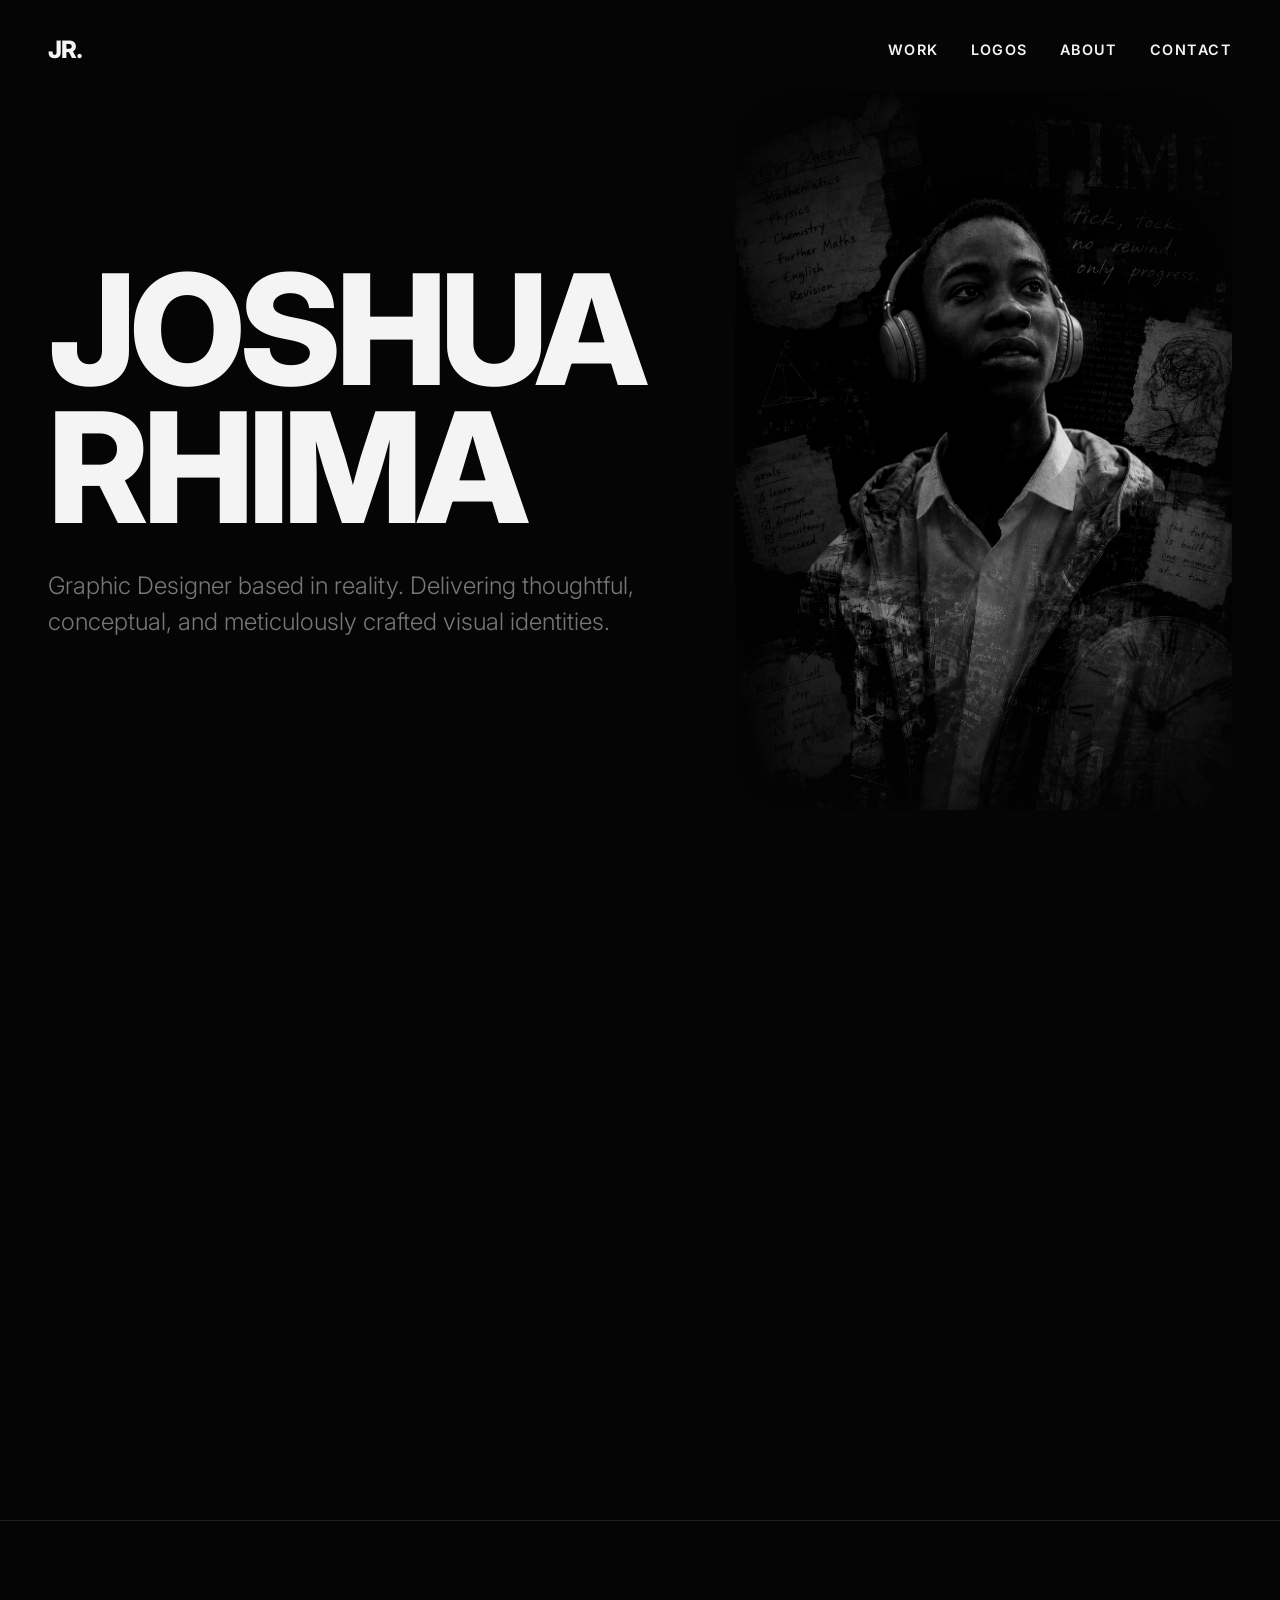
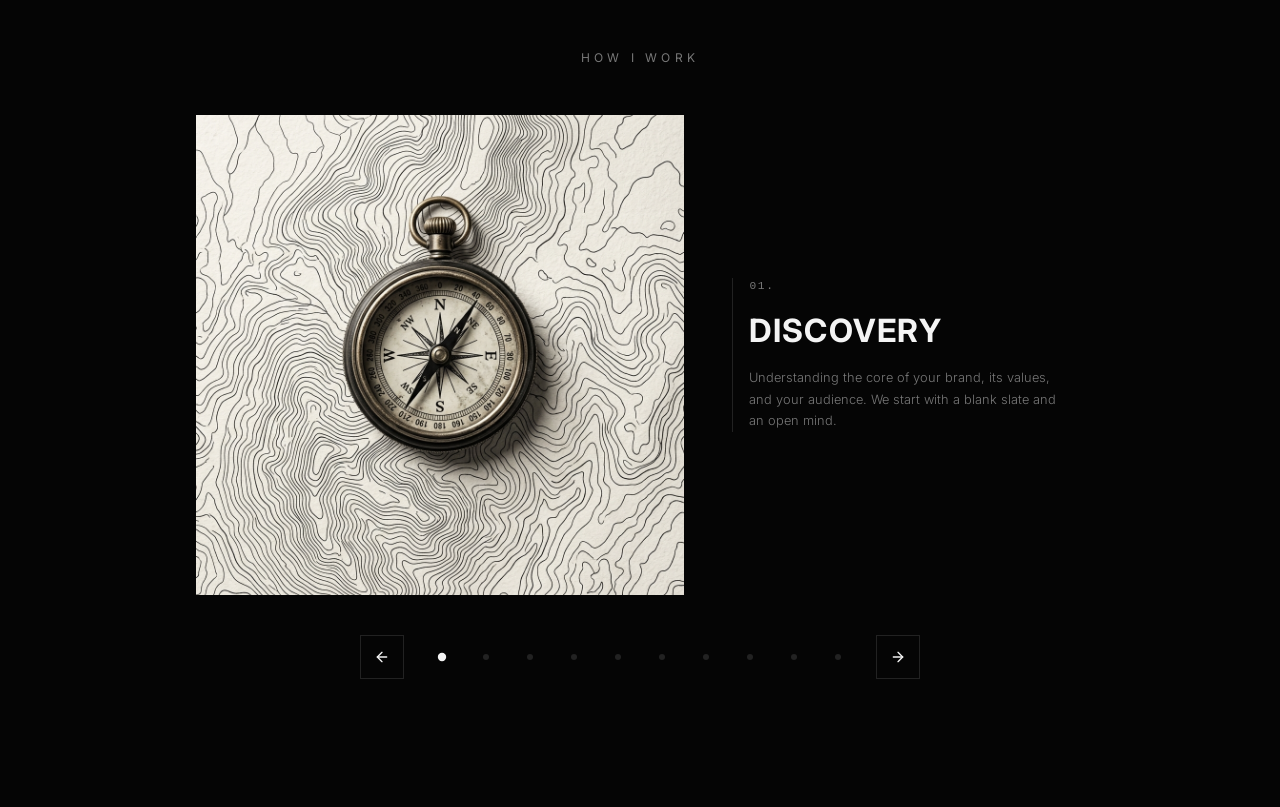
<file: index.html>
<!DOCTYPE html>
<html lang="en">
<head>
    <meta charset="UTF-8">
    <meta name="viewport" content="width=device-width, initial-scale=1.0">
    <title>Joshua Rhima | Graphic Designer</title>
    <meta name="description" content="Portfolio of Joshua Rhima, Graphic Designer. Thoughtful identities and monochromatic design.">
    <meta name="keywords" content="Joshua Rhima, Graphic Designer, Portfolio, Branding, Monochromatic, Typography">
    <meta name="author" content="Joshua Rhima">
    <meta property="og:title" content="Joshua Rhima | Graphic Designer">
    <meta property="og:description" content="Portfolio of Joshua Rhima, Graphic Designer. Thoughtful identities and monochromatic design.">
    <meta property="og:type" content="website">
    <meta property="og:url" content="https://salem14-pro.github.io/JoshuaRhima/">
    <meta property="og:image" content="https://salem14-pro.github.io/JoshuaRhima/assets/Salem.png">
    <meta property="og:image:width" content="893">
    <meta property="og:image:height" content="1339">
    <meta property="og:image:alt" content="Joshua Rhima — Graphic Designer portrait">
    <meta name="twitter:card" content="summary_large_image">
    <meta name="twitter:title" content="Joshua Rhima | Graphic Designer">
    <meta name="twitter:description" content="Portfolio of Joshua Rhima, Graphic Designer. Thoughtful identities and monochromatic design.">
    <meta name="twitter:image" content="https://salem14-pro.github.io/JoshuaRhima/assets/Salem.png">
    <meta name="twitter:image:alt" content="Joshua Rhima — Graphic Designer portrait">
    <link rel="icon" href="data:image/svg+xml,<svg xmlns='http://www.w3.org/2000/svg' viewBox='0 0 100 100'><rect width='100' height='100' fill='%23000'/><text y='70' x='15' font-size='60' font-family='sans-serif' font-weight='bold' fill='%23fff'>JR</text></svg>">
    
    <!-- Google Fonts: Inter for crisp, modern typography -->
    <link rel="preconnect" href="https://fonts.googleapis.com">
    <link rel="preconnect" href="https://fonts.gstatic.com" crossorigin>
    <link href="https://fonts.googleapis.com/css2?family=Inter:wght@300;400;600;800&display=swap" rel="stylesheet">
    
    <link rel="stylesheet" href="style.css">
</head>
<body>
    <!-- Custom Cursor -->
    <div class="cursor"></div>

    <header class="header slide-in-top">
        <div class="logo"><a href="index.html">JR.</a></div>
        <button class="menu-toggle" aria-label="Toggle Menu">
            <span></span>
            <span></span>
            <span></span>
        </button>
        <nav class="nav-menu">
            <a href="work.html">Work</a>
            <a href="logos.html">Logos</a>
            <a href="about.html">About</a>
            <a href="contact.html">Contact</a>
        </nav>
    </header>

    <main>
        <section class="hero fade-in">
            <div class="hero-content">
                <h1>Joshua<br>Rhima</h1>
                <p class="subtitle">Graphic Designer based in reality. Delivering thoughtful, conceptual, and meticulously crafted visual identities.</p>
            </div>
            <div class="hero-image-wrapper">
                <div class="hero-image-inner">
                    <img src="assets/Salem.png" alt="Joshua Rhima — Creative Portrait" class="hero-portrait" loading="eager">
                    <div class="hero-image-grain"></div>
                </div>
            </div>
        </section>

        <section class="flicker-section">
            <div class="flicker-wrapper">
                <img src="assets/project1.jpg" class="flicker-item" alt="Brand 1">
                <img src="assets/project2.jpg" class="flicker-item" alt="Brand 2">
                <img src="assets/project3.jpg" class="flicker-item" alt="Brand 3">
                <img src="assets/project4.jpg" class="flicker-item" alt="Brand 4">
                <div class="flicker-item typography-brand" style="font-family: Helvetica, sans-serif; font-weight: 900; letter-spacing: -2px; font-size: clamp(3rem, 8vw, 8rem);">MONOLITH</div>
                <div class="flicker-item typography-brand" style="font-family: 'Times New Roman', serif; font-style: italic; font-size: clamp(3rem, 8vw, 8rem);">Void.</div>
                <div class="flicker-item typography-brand" style="font-family: monospace; letter-spacing: 10px; font-size: clamp(2rem, 6vw, 6rem);">S H I F T</div>
                <div class="flicker-item typography-brand" style="font-family: var(--font-primary); font-weight: 300; font-size: clamp(4rem, 9vw, 9rem);">Aura</div>
                <div class="flicker-item typography-brand" style="font-family: 'Courier New', Courier, monospace; font-weight: bold; font-size: clamp(5rem, 10vw, 10rem); transform: scaleY(1.5);">NOVA</div>
                <div class="flicker-item typography-brand" style="font-family: Arial, sans-serif; font-weight: 100; letter-spacing: 20px; font-size: clamp(2rem, 5vw, 5rem);">LUMEN</div>
                <div class="flicker-item typography-brand" style="font-family: 'Georgia', serif; font-weight: bold; font-size: clamp(3rem, 8vw, 8rem); text-transform: uppercase;">Apex</div>
                <div class="flicker-item typography-brand" style="font-family: var(--font-primary); font-weight: 800; font-size: clamp(5rem, 12vw, 12rem); line-height: 0.8;">ZEN<br>ITH</div>
                <div class="flicker-item typography-brand" style="font-family: 'Trebuchet MS', sans-serif; font-style: italic; font-size: clamp(4rem, 9vw, 9rem);">Pulse</div>
                <div class="flicker-item typography-brand" style="font-family: 'Impact', sans-serif; font-size: clamp(4rem, 11vw, 11rem); text-transform: uppercase;">Onyx</div>
                <div class="flicker-item typography-brand" style="font-family: 'Palatino', serif; font-size: clamp(3rem, 7vw, 7rem); letter-spacing: 5px;">KINE</div>
                
                <div class="flicker-final">JR.</div>
            </div>
        </section>

        <section class="how-i-work-section">
            <h2 class="section-title" style="text-align: center; margin-bottom: 2rem;">How I Work</h2>
            
            <div class="slider-container">
                <div class="slides-wrapper">
                    <!-- Slide 1 -->
                    <div class="slide active">
                        <div class="slide-content-wrapper">
                            <div class="slide-image">
                                <img src="assets/slide_1.jpg" alt="Discovery Imagery">
                            </div>
                            <div class="slide-text-content">
                                <div class="slide-number">01.</div>
                                <h3 class="slide-heading">Discovery</h3>
                                <p class="slide-text">Understanding the core of your brand, its values, and your audience. We start with a blank slate and an open mind.</p>
                            </div>
                        </div>
                    </div>
                    <!-- Slide 2 -->
                    <div class="slide">
                        <div class="slide-content-wrapper">
                            <div class="slide-image">
                                <img src="assets/slide_2.jpg" alt="Strategy Imagery">
                            </div>
                            <div class="slide-text-content">
                                <div class="slide-number">02.</div>
                                <h3 class="slide-heading">Strategy</h3>
                                <p class="slide-text">Plotting the course. Defining the positioning and messaging framework that will drive the visual identity.</p>
                            </div>
                        </div>
                    </div>
                    <!-- Slide 3 -->
                    <div class="slide">
                        <div class="slide-content-wrapper">
                            <div class="slide-image">
                                <img src="assets/slide_3.jpg" alt="Ideation Imagery">
                            </div>
                            <div class="slide-text-content">
                                <div class="slide-number">03.</div>
                                <h3 class="slide-heading">Ideation</h3>
                                <p class="slide-text">The messy part. Sketching, brainstorming, and exploring a multitude of directions without boundaries.</p>
                            </div>
                        </div>
                    </div>
                    <!-- Slide 4 -->
                    <div class="slide">
                        <div class="slide-content-wrapper">
                            <div class="slide-image">
                                <img src="assets/slide_4.jpg" alt="Concept Imagery">
                            </div>
                            <div class="slide-text-content">
                                <div class="slide-number">04.</div>
                                <h3 class="slide-heading">Concept</h3>
                                <p class="slide-text">Distilling ideas into strong, distinct visual concepts. Creating the first glimpse of the brand's potential.</p>
                            </div>
                        </div>
                    </div>
                    <!-- Slide 5 -->
                    <div class="slide">
                        <div class="slide-content-wrapper">
                            <div class="slide-image">
                                <img src="assets/slide_5.jpg" alt="Refinement Imagery">
                            </div>
                            <div class="slide-text-content">
                                <div class="slide-number">05.</div>
                                <h3 class="slide-heading">Refinement</h3>
                                <p class="slide-text">Honing in on the chosen direction. Stripping away the unnecessary until only the essential remains.</p>
                            </div>
                        </div>
                    </div>
                    <!-- Slide 6 -->
                    <div class="slide">
                        <div class="slide-content-wrapper">
                            <div class="slide-image">
                                <img src="assets/slide_6.jpg" alt="Typography Imagery">
                            </div>
                            <div class="slide-text-content">
                                <div class="slide-number">06.</div>
                                <h3 class="slide-heading">Typography</h3>
                                <p class="slide-text">Selecting and customizing typefaces that give the brand its unique, uncompromising voice and tone.</p>
                            </div>
                        </div>
                    </div>
                    <!-- Slide 7 -->
                    <div class="slide">
                        <div class="slide-content-wrapper">
                            <div class="slide-image">
                                <img src="assets/slide_7.jpg" alt="Color and Form Imagery">
                            </div>
                            <div class="slide-text-content">
                                <div class="slide-number">07.</div>
                                <h3 class="slide-heading">Color & Form</h3>
                                <p class="slide-text">Establishing a robust, monochromatic-focused palette and structural elements that anchor the identity.</p>
                            </div>
                        </div>
                    </div>
                    <!-- Slide 8 -->
                    <div class="slide">
                        <div class="slide-content-wrapper">
                            <div class="slide-image">
                                <img src="assets/slide_8.jpg" alt="Application Imagery">
                            </div>
                            <div class="slide-text-content">
                                <div class="slide-number">08.</div>
                                <h3 class="slide-heading">Application</h3>
                                <p class="slide-text">Testing the identity across various touchpoints—from digital interfaces to physical packaging.</p>
                            </div>
                        </div>
                    </div>
                    <!-- Slide 9 -->
                    <div class="slide">
                        <div class="slide-content-wrapper">
                            <div class="slide-image">
                                <img src="assets/slide_9.jpg" alt="Delivery Imagery">
                            </div>
                            <div class="slide-text-content">
                                <div class="slide-number">09.</div>
                                <h3 class="slide-heading">Delivery</h3>
                                <p class="slide-text">Finalizing guidelines, exporting pristine assets, and handing over the keys to your new brand.</p>
                            </div>
                        </div>
                    </div>
                    <!-- Slide 10 -->
                    <div class="slide">
                        <div class="slide-content-wrapper">
                            <div class="slide-image">
                                <img src="assets/slide_10.jpg" alt="Evolution Imagery">
                            </div>
                            <div class="slide-text-content">
                                <div class="slide-number">10.</div>
                                <h3 class="slide-heading">Evolution</h3>
                                <p class="slide-text">A brand is a living thing. We provide ongoing support to ensure the identity grows and adapts over time.</p>
                            </div>
                        </div>
                    </div>
                </div>
            </div>

            <div class="slider-nav">
                <button class="slider-btn prev-btn" aria-label="Previous Slide">
                    <svg viewBox="0 0 24 24" width="24" height="24" stroke="currentColor" stroke-width="2" fill="none" stroke-linecap="round" stroke-linejoin="round"><line x1="19" y1="12" x2="5" y2="12"></line><polyline points="12 19 5 12 12 5"></polyline></svg>
                </button>
                <div class="slider-dots"></div>
                <button class="slider-btn next-btn" aria-label="Next Slide">
                    <svg viewBox="0 0 24 24" width="24" height="24" stroke="currentColor" stroke-width="2" fill="none" stroke-linecap="round" stroke-linejoin="round"><line x1="5" y1="12" x2="19" y2="12"></line><polyline points="12 5 19 12 12 19"></polyline></svg>
                </button>
            </div>
        </section>
    </main>

    <script src="main.js"></script>
</body>
</html>
</file>
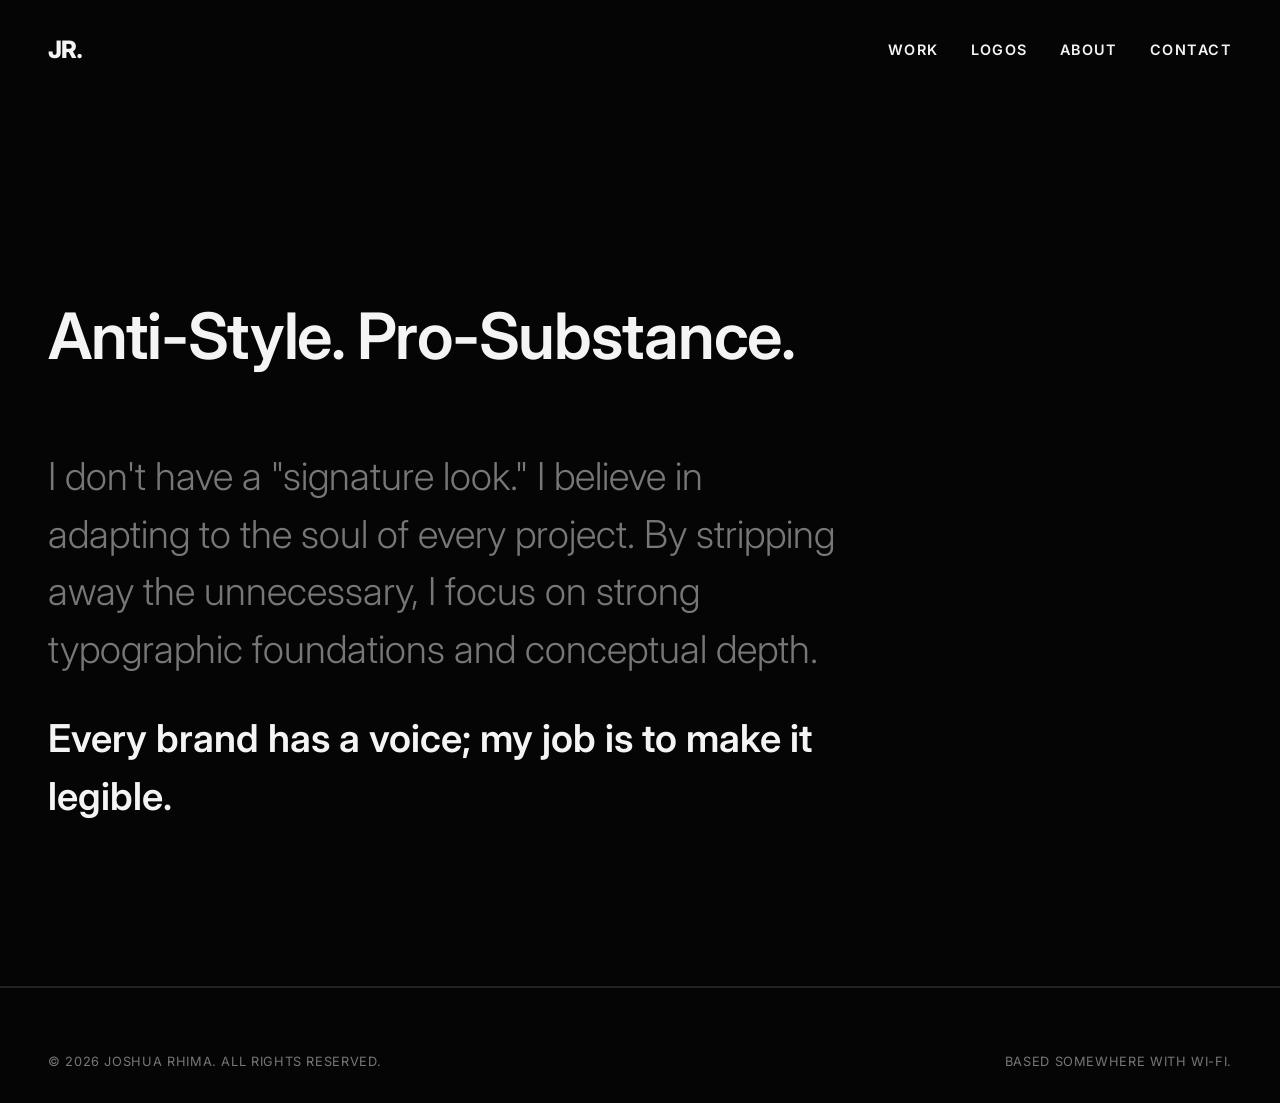
<file: about.html>
<!DOCTYPE html>
<html lang="en">
<head>
    <meta charset="UTF-8">
    <meta name="viewport" content="width=device-width, initial-scale=1.0">
    <title>Joshua Rhima | About</title>
    <meta name="description" content="Portfolio of Joshua Rhima, Graphic Designer. Thoughtful identities and monochromatic design.">
    <meta name="keywords" content="Joshua Rhima, Graphic Designer, Portfolio, Branding, Monochromatic, Typography">
    <meta name="author" content="Joshua Rhima">
    <meta property="og:title" content="Joshua Rhima | Graphic Designer">
    <meta property="og:description" content="Portfolio of Joshua Rhima, Graphic Designer. Thoughtful identities and monochromatic design.">
    <meta property="og:type" content="website">
    <meta name="twitter:card" content="summary_large_image">
    <link rel="icon" href="data:image/svg+xml,<svg xmlns='http://www.w3.org/2000/svg' viewBox='0 0 100 100'><rect width='100' height='100' fill='%23000'/><text y='70' x='15' font-size='60' font-family='sans-serif' font-weight='bold' fill='%23fff'>JR</text></svg>">
    
    <!-- Google Fonts: Inter for crisp, modern typography -->
    <link rel="preconnect" href="https://fonts.googleapis.com">
    <link rel="preconnect" href="https://fonts.gstatic.com" crossorigin>
    <link href="https://fonts.googleapis.com/css2?family=Inter:wght@300;400;600;800&display=swap" rel="stylesheet">
    
    <link rel="stylesheet" href="style.css">
</head>
<body>
    <!-- Custom Cursor -->
    <div class="cursor"></div>

    <header class="header slide-in-top">
        <div class="logo"><a href="index.html">JR.</a></div>
        <button class="menu-toggle" aria-label="Toggle Menu">
            <span></span>
            <span></span>
            <span></span>
        </button>
        <nav class="nav-menu">
            <a href="work.html">Work</a>
            <a href="logos.html">Logos</a>
            <a href="about.html">About</a>
            <a href="contact.html">Contact</a>
        </nav>
    </header>

    <main>
        <section id="about" class="about-section reveal-up" style="margin-top: 10rem; min-height: 70vh; border-top: none;">
            <h2 class="section-title">Anti-Style. Pro-Substance.</h2>
            <div class="about-content">
                <p>I don't have a "signature look." I believe in adapting to the soul of every project. By stripping away the unnecessary, I focus on strong typographic foundations and conceptual depth.</p>
                <p>Every brand has a voice; my job is to make it legible.</p>
            </div>
        </section>
    </main>

    <footer class="footer reveal-up" style="padding-top: 2rem; padding-bottom: 2rem; border-top: 1px solid var(--border-color);">
        <div class="footer-bottom" style="border-top: none;">
            <span>&copy; 2026 Joshua Rhima. All rights reserved.</span>
            <span>Based somewhere with Wi-Fi.</span>
        </div>
    </footer>

    <script src="main.js"></script>
</body>
</html>
</file>
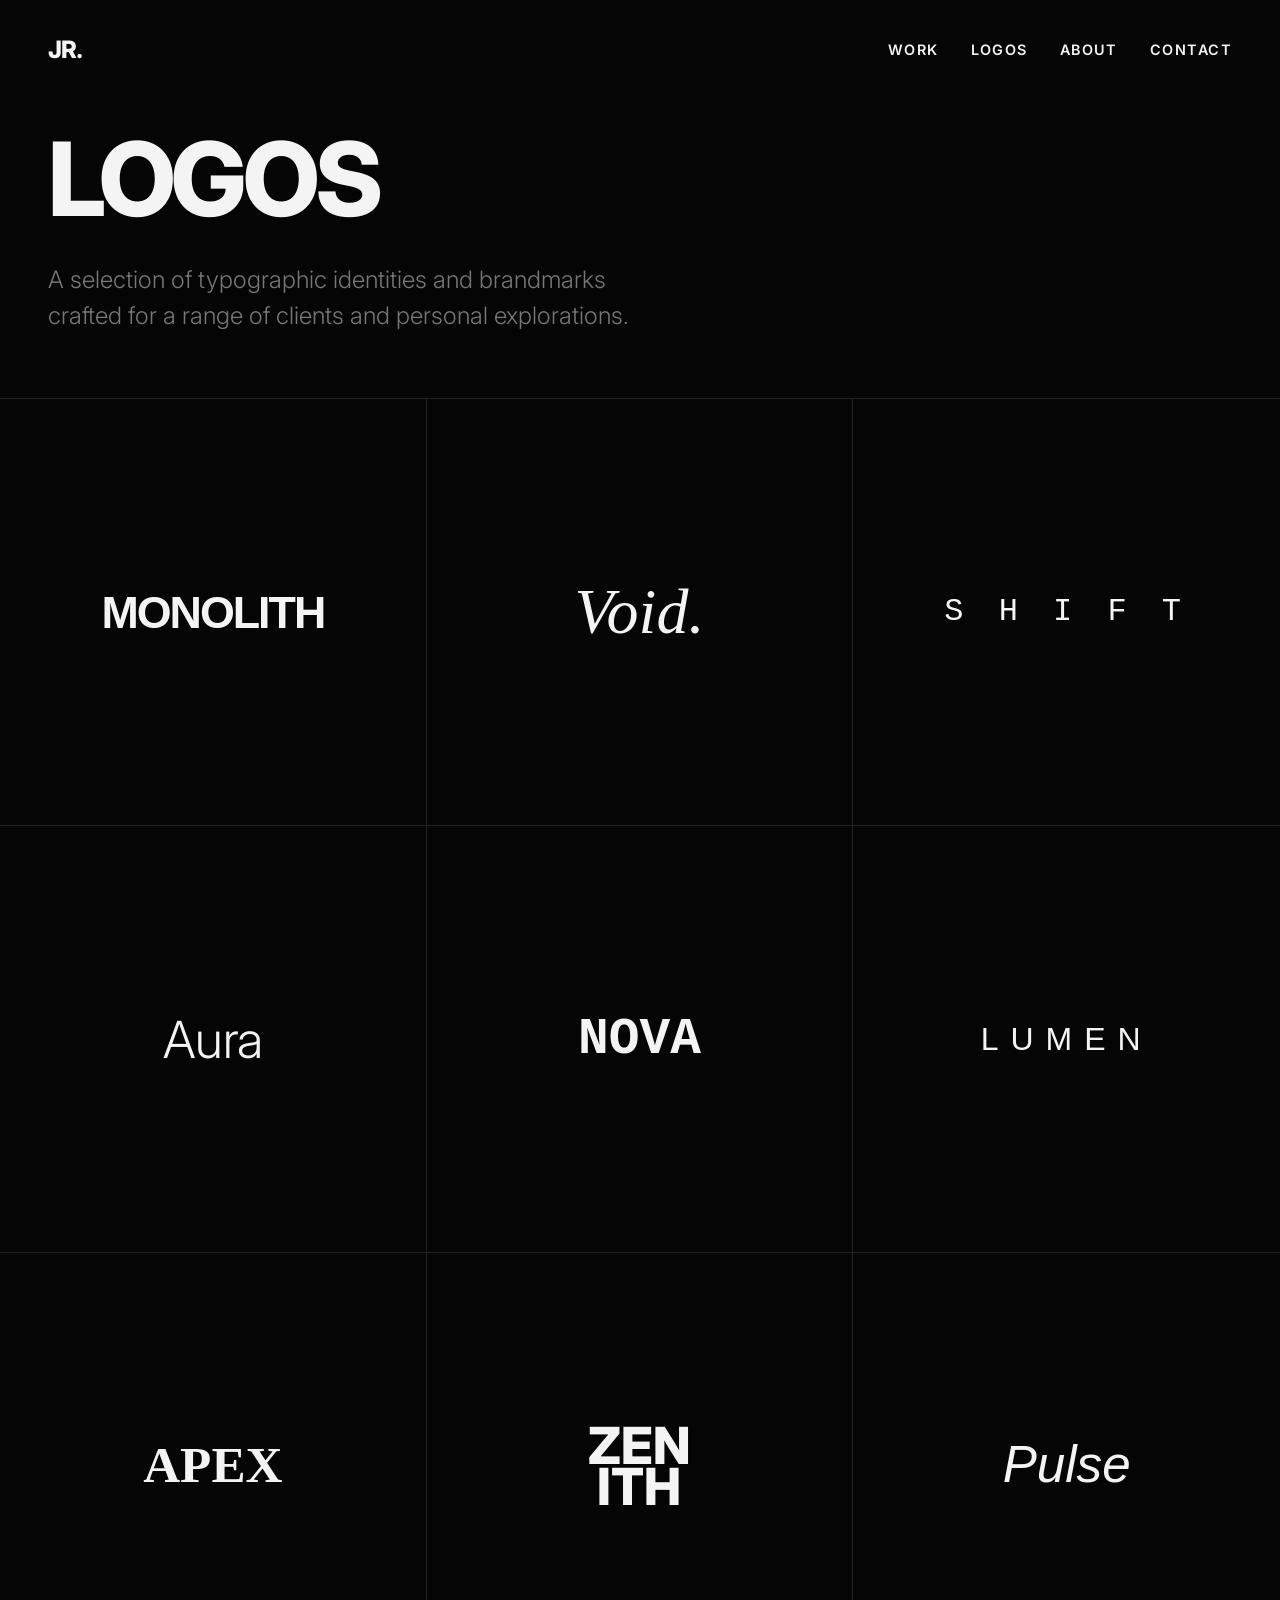
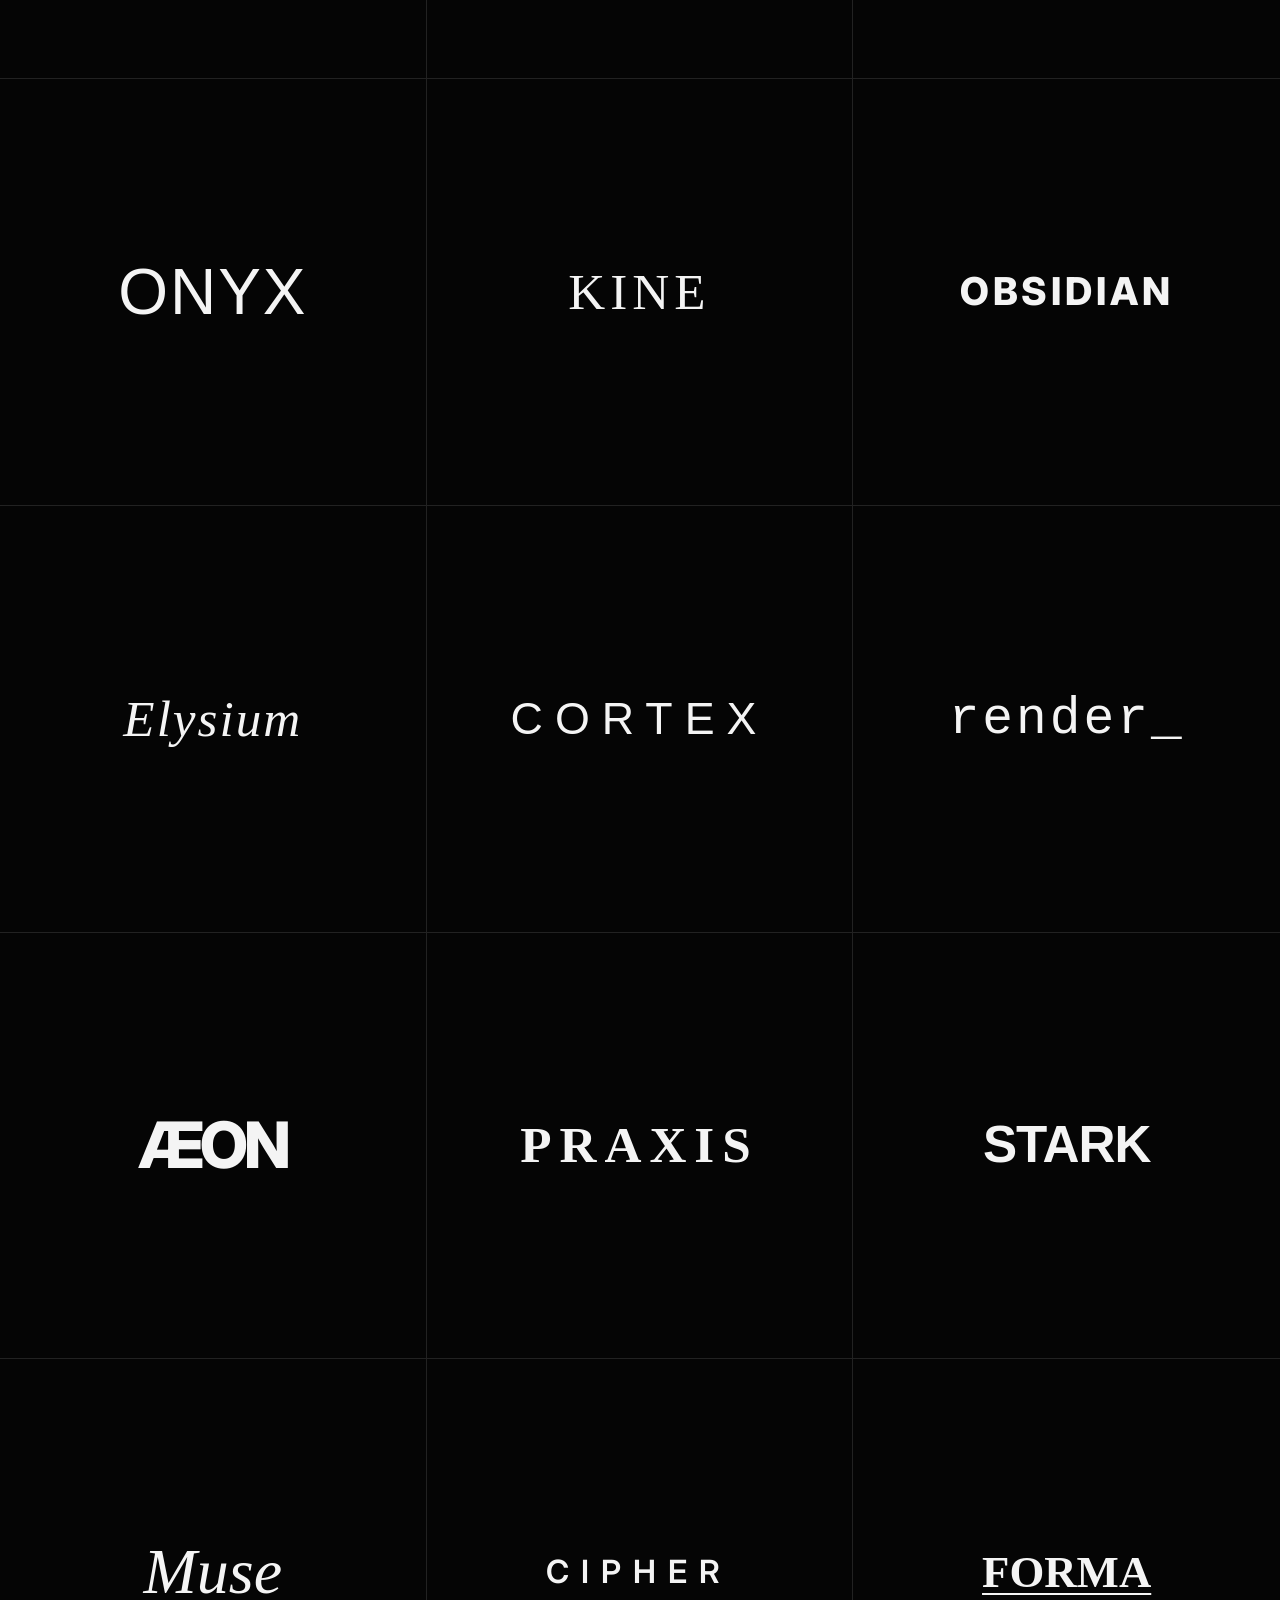
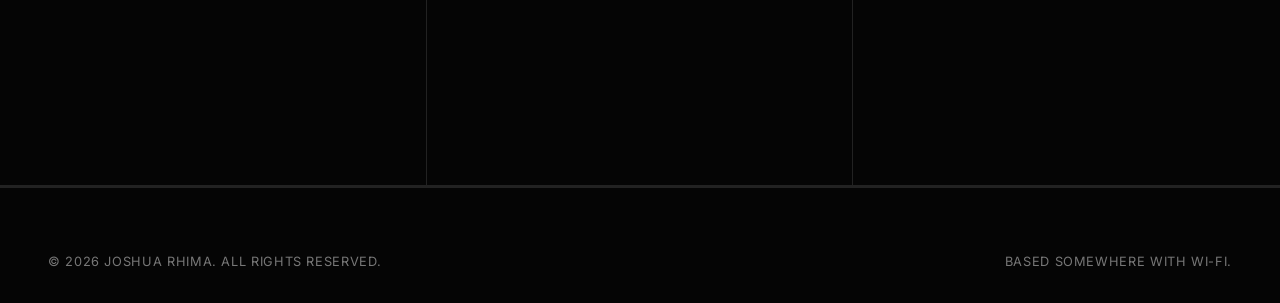
<file: logos.html>
<!DOCTYPE html>
<html lang="en">
<head>
    <meta charset="UTF-8">
    <meta name="viewport" content="width=device-width, initial-scale=1.0">
    <title>Joshua Rhima | Logos</title>
    <meta name="description" content="Logo design portfolio by Joshua Rhima. A collection of monochromatic, typographic brand identities.">
    <meta name="keywords" content="Joshua Rhima, Logo Design, Brand Identity, Typography, Monochromatic, Graphic Designer">
    <meta name="author" content="Joshua Rhima">
    <meta property="og:title" content="Joshua Rhima | Logos">
    <meta property="og:description" content="Logo design portfolio by Joshua Rhima. A collection of monochromatic, typographic brand identities.">
    <meta property="og:type" content="website">
    <meta name="twitter:card" content="summary_large_image">
    <link rel="icon" href="data:image/svg+xml,<svg xmlns='http://www.w3.org/2000/svg' viewBox='0 0 100 100'><rect width='100' height='100' fill='%23000'/><text y='70' x='15' font-size='60' font-family='sans-serif' font-weight='bold' fill='%23fff'>JR</text></svg>">
    
    <!-- Google Fonts: Inter for crisp, modern typography -->
    <link rel="preconnect" href="https://fonts.googleapis.com">
    <link rel="preconnect" href="https://fonts.gstatic.com" crossorigin>
    <link href="https://fonts.googleapis.com/css2?family=Inter:wght@300;400;600;800&display=swap" rel="stylesheet">
    
    <link rel="stylesheet" href="style.css">
</head>
<body>
    <!-- Custom Cursor -->
    <div class="cursor"></div>

    <header class="header slide-in-top">
        <div class="logo"><a href="index.html">JR.</a></div>
        <button class="menu-toggle" aria-label="Toggle Menu">
            <span></span>
            <span></span>
            <span></span>
        </button>
        <nav class="nav-menu">
            <a href="work.html">Work</a>
            <a href="logos.html">Logos</a>
            <a href="about.html">About</a>
            <a href="contact.html">Contact</a>
        </nav>
    </header>

    <main>
        <!-- Page Header -->
        <section class="logos-hero fade-in">
            <h1 class="logos-page-title">Logos</h1>
            <p class="logos-page-subtitle">A selection of typographic identities and brandmarks crafted for a range of clients and personal explorations.</p>
        </section>

        <!-- Logos Grid -->
        <section class="logos-grid-section">
            <div class="logos-grid">

                <!-- Row 1 -->
                <div class="logo-cell reveal-up">
                    <div class="logo-mark" style="font-family: Helvetica, sans-serif; font-weight: 900; letter-spacing: -2px; font-size: clamp(1.8rem, 3.5vw, 3.5rem);">MONOLITH</div>
                    <span class="logo-label">Brand Identity</span>
                </div>

                <div class="logo-cell reveal-up">
                    <div class="logo-mark" style="font-family: 'Times New Roman', serif; font-style: italic; font-size: clamp(2.5rem, 5vw, 5rem);">Void.</div>
                    <span class="logo-label">Editorial</span>
                </div>

                <div class="logo-cell reveal-up">
                    <div class="logo-mark" style="font-family: monospace; letter-spacing: 8px; font-size: clamp(1.2rem, 2.5vw, 2.5rem);">S H I F T</div>
                    <span class="logo-label">Architecture</span>
                </div>

                <!-- Row 2 -->
                <div class="logo-cell reveal-up">
                    <div class="logo-mark" style="font-family: var(--font-primary); font-weight: 300; font-size: clamp(2rem, 4vw, 4rem);">Aura</div>
                    <span class="logo-label">Botanicals</span>
                </div>

                <div class="logo-cell reveal-up">
                    <div class="logo-mark" style="font-family: 'Courier New', Courier, monospace; font-weight: bold; font-size: clamp(2rem, 4vw, 4rem);">NOVA</div>
                    <span class="logo-label">Technology</span>
                </div>

                <div class="logo-cell reveal-up">
                    <div class="logo-mark" style="font-family: Arial, sans-serif; font-weight: 100; letter-spacing: 12px; font-size: clamp(1.2rem, 2.5vw, 2.5rem);">LUMEN</div>
                    <span class="logo-label">Lighting Studio</span>
                </div>

                <!-- Row 3 -->
                <div class="logo-cell reveal-up">
                    <div class="logo-mark" style="font-family: 'Georgia', serif; font-weight: bold; font-size: clamp(2rem, 4vw, 4rem); text-transform: uppercase;">Apex</div>
                    <span class="logo-label">Sports</span>
                </div>

                <div class="logo-cell reveal-up">
                    <div class="logo-mark" style="font-family: var(--font-primary); font-weight: 800; font-size: clamp(2rem, 4vw, 4rem); line-height: 0.8;">ZEN<br>ITH</div>
                    <span class="logo-label">Wellness</span>
                </div>

                <div class="logo-cell reveal-up">
                    <div class="logo-mark" style="font-family: 'Trebuchet MS', sans-serif; font-style: italic; font-size: clamp(2rem, 4vw, 4rem);">Pulse</div>
                    <span class="logo-label">Music Label</span>
                </div>

                <!-- Row 4 -->
                <div class="logo-cell reveal-up">
                    <div class="logo-mark" style="font-family: 'Impact', sans-serif; font-size: clamp(2.5rem, 5vw, 5rem); text-transform: uppercase; letter-spacing: 2px;">ONYX</div>
                    <span class="logo-label">Jewelry</span>
                </div>

                <div class="logo-cell reveal-up">
                    <div class="logo-mark" style="font-family: 'Palatino', serif; font-size: clamp(2rem, 4vw, 4rem); letter-spacing: 5px;">KINE</div>
                    <span class="logo-label">Motion Studio</span>
                </div>

                <div class="logo-cell reveal-up">
                    <div class="logo-mark" style="font-family: var(--font-primary); font-weight: 800; font-size: clamp(1.5rem, 3vw, 3rem); letter-spacing: 0.1em;">OBSIDIAN</div>
                    <span class="logo-label">Fashion House</span>
                </div>

                <!-- Row 5 — Additional logos -->
                <div class="logo-cell reveal-up">
                    <div class="logo-mark" style="font-family: 'Georgia', serif; font-style: italic; font-weight: normal; font-size: clamp(2rem, 4vw, 4rem); letter-spacing: 2px;">Elysium</div>
                    <span class="logo-label">Fragrance</span>
                </div>

                <div class="logo-cell reveal-up">
                    <div class="logo-mark" style="font-family: Helvetica, sans-serif; font-weight: 300; font-size: clamp(1.8rem, 3.5vw, 3.5rem); letter-spacing: 12px; text-transform: uppercase;">Cortex</div>
                    <span class="logo-label">AI Startup</span>
                </div>

                <div class="logo-cell reveal-up">
                    <div class="logo-mark" style="font-family: 'Courier New', monospace; font-weight: normal; font-size: clamp(2rem, 4vw, 4rem); letter-spacing: 3px; text-transform: lowercase;">render_</div>
                    <span class="logo-label">3D Studio</span>
                </div>

                <!-- Row 6 -->
                <div class="logo-cell reveal-up">
                    <div class="logo-mark" style="font-family: var(--font-primary); font-weight: 800; font-size: clamp(2.5rem, 5vw, 5rem); line-height: 0.85; letter-spacing: -0.06em;">ÆON</div>
                    <span class="logo-label">Timepieces</span>
                </div>

                <div class="logo-cell reveal-up">
                    <div class="logo-mark" style="font-family: 'Times New Roman', serif; font-weight: bold; font-size: clamp(2rem, 4vw, 4rem); letter-spacing: 8px; text-transform: uppercase;">Praxis</div>
                    <span class="logo-label">Consulting</span>
                </div>

                <div class="logo-cell reveal-up">
                    <div class="logo-mark" style="font-family: Helvetica, sans-serif; font-weight: 900; font-size: clamp(2rem, 4vw, 4rem); letter-spacing: -1px; text-transform: uppercase;">STARK</div>
                    <span class="logo-label">Interior Design</span>
                </div>

                <!-- Row 7 -->
                <div class="logo-cell reveal-up">
                    <div class="logo-mark" style="font-family: 'Palatino', serif; font-style: italic; font-size: clamp(2.5rem, 5vw, 5rem); font-weight: normal;">Muse</div>
                    <span class="logo-label">Gallery</span>
                </div>

                <div class="logo-cell reveal-up">
                    <div class="logo-mark" style="font-family: var(--font-primary); font-weight: 600; font-size: clamp(1.2rem, 2.5vw, 2.5rem); letter-spacing: 12px; text-transform: uppercase;">CIPHER</div>
                    <span class="logo-label">Security</span>
                </div>

                <div class="logo-cell reveal-up">
                    <div class="logo-mark" style="font-family: 'Georgia', serif; font-size: clamp(1.8rem, 3.5vw, 3.5rem); font-weight: bold; text-decoration: underline; text-underline-offset: 6px; text-decoration-thickness: 2px;">FORMA</div>
                    <span class="logo-label">Design Studio</span>
                </div>

            </div>
        </section>
    </main>

    <footer class="footer reveal-up" style="padding-top: 2rem; padding-bottom: 2rem; border-top: 1px solid var(--border-color);">
        <div class="footer-bottom" style="border-top: none;">
            <span>&copy; 2026 Joshua Rhima. All rights reserved.</span>
            <span>Based somewhere with Wi-Fi.</span>
        </div>
    </footer>

    <script src="main.js"></script>
</body>
</html>
</file>
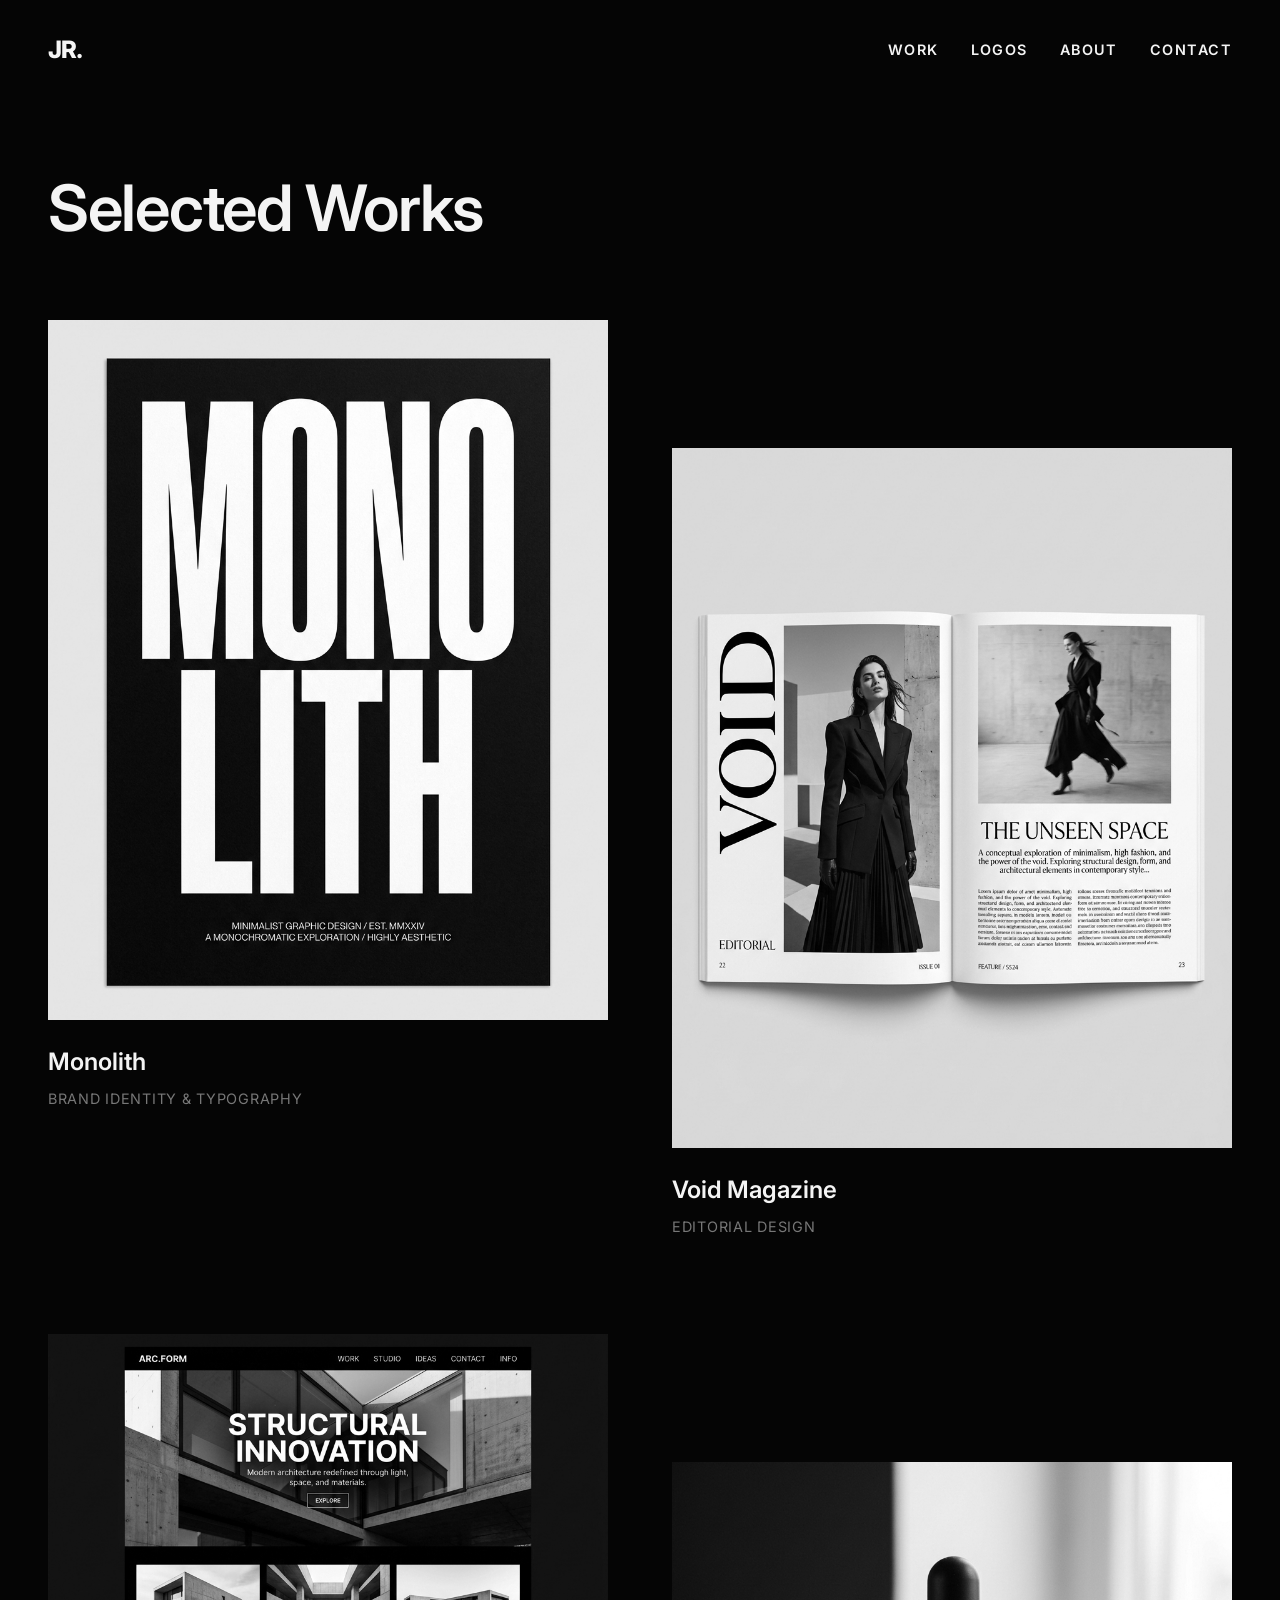
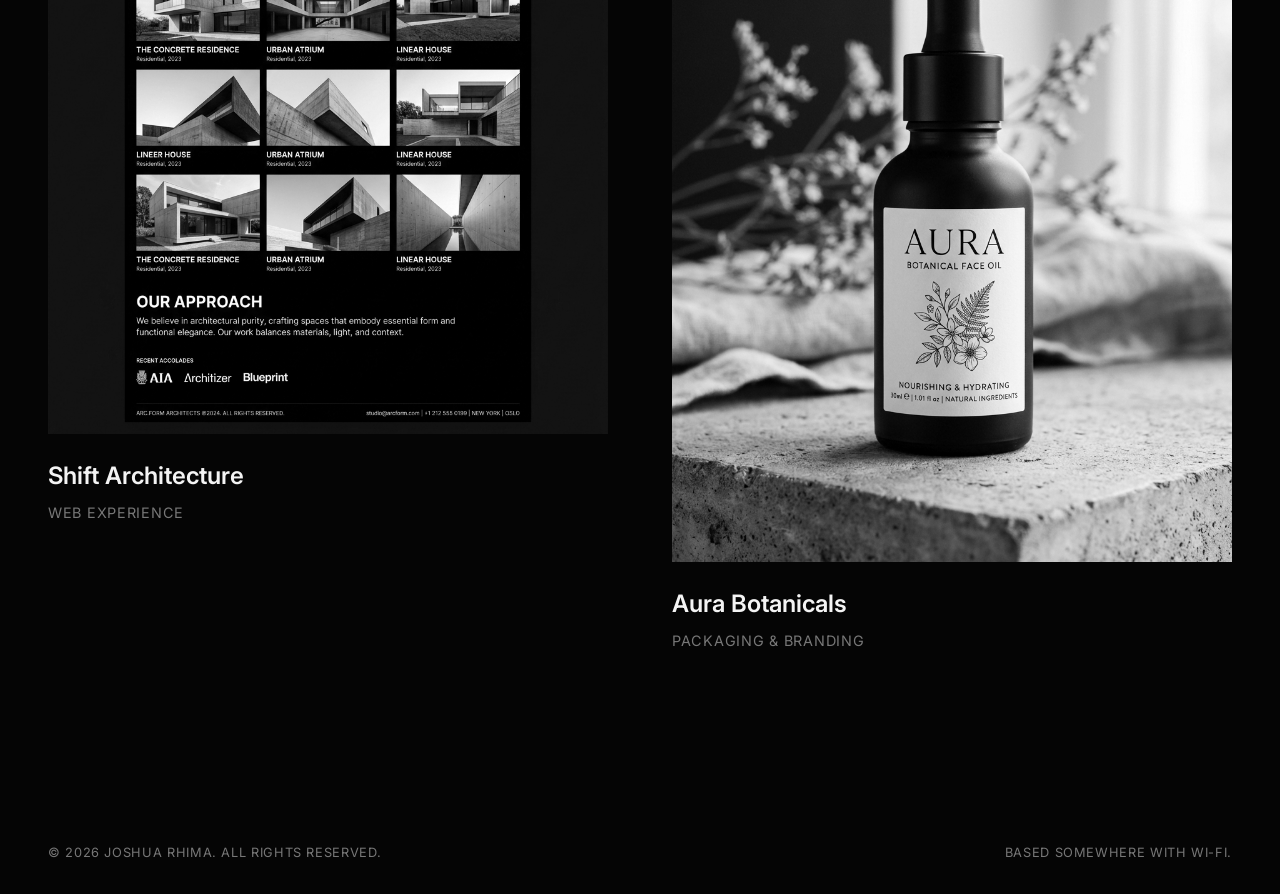
<file: work.html>
<!DOCTYPE html>
<html lang="en">
<head>
    <meta charset="UTF-8">
    <meta name="viewport" content="width=device-width, initial-scale=1.0">
    <title>Joshua Rhima | Work</title>
    <meta name="description" content="Portfolio of Joshua Rhima, Graphic Designer. Thoughtful identities and monochromatic design.">
    <meta name="keywords" content="Joshua Rhima, Graphic Designer, Portfolio, Branding, Monochromatic, Typography">
    <meta name="author" content="Joshua Rhima">
    <meta property="og:title" content="Joshua Rhima | Graphic Designer">
    <meta property="og:description" content="Portfolio of Joshua Rhima, Graphic Designer. Thoughtful identities and monochromatic design.">
    <meta property="og:type" content="website">
    <meta name="twitter:card" content="summary_large_image">
    <link rel="icon" href="data:image/svg+xml,<svg xmlns='http://www.w3.org/2000/svg' viewBox='0 0 100 100'><rect width='100' height='100' fill='%23000'/><text y='70' x='15' font-size='60' font-family='sans-serif' font-weight='bold' fill='%23fff'>JR</text></svg>">
    
    <!-- Google Fonts: Inter for crisp, modern typography -->
    <link rel="preconnect" href="https://fonts.googleapis.com">
    <link rel="preconnect" href="https://fonts.gstatic.com" crossorigin>
    <link href="https://fonts.googleapis.com/css2?family=Inter:wght@300;400;600;800&display=swap" rel="stylesheet">
    
    <link rel="stylesheet" href="style.css">
</head>
<body>
    <!-- Custom Cursor -->
    <div class="cursor"></div>

    <header class="header slide-in-top">
        <div class="logo"><a href="index.html">JR.</a></div>
        <button class="menu-toggle" aria-label="Toggle Menu">
            <span></span>
            <span></span>
            <span></span>
        </button>
        <nav class="nav-menu">
            <a href="work.html">Work</a>
            <a href="logos.html">Logos</a>
            <a href="about.html">About</a>
            <a href="contact.html">Contact</a>
        </nav>
    </header>

    <main>
        <section id="work" class="work-section" style="padding-top: 10rem;">
            <h2 class="section-title reveal-text">Selected Works</h2>
            
            <div class="work-grid">
                <!-- Project 1 -->
                <article class="project-card reveal-up">
                    <div class="project-image-wrapper">
                        <img src="assets/project1.jpg" alt="Brand Identity Project" class="project-image" id="img1">
                    </div>
                    <div class="project-info">
                        <h3>Monolith</h3>
                        <p>Brand Identity & Typography</p>
                    </div>
                </article>

                <!-- Project 2 -->
                <article class="project-card reveal-up offset-card">
                    <div class="project-image-wrapper">
                        <img src="assets/project2.jpg" alt="Editorial Design" class="project-image" id="img2">
                    </div>
                    <div class="project-info">
                        <h3>Void Magazine</h3>
                        <p>Editorial Design</p>
                    </div>
                </article>

                <!-- Project 3 -->
                <article class="project-card reveal-up">
                    <div class="project-image-wrapper">
                        <img src="assets/project3.jpg" alt="Web Design Project" class="project-image" id="img3">
                    </div>
                    <div class="project-info">
                        <h3>Shift Architecture</h3>
                        <p>Web Experience</p>
                    </div>
                </article>

                <!-- Project 4 -->
                <article class="project-card reveal-up offset-card">
                    <div class="project-image-wrapper">
                        <img src="assets/project4.jpg" alt="Packaging Design" class="project-image" id="img4">
                    </div>
                    <div class="project-info">
                        <h3>Aura Botanicals</h3>
                        <p>Packaging & Branding</p>
                    </div>
                </article>
            </div>
        </section>
    </main>

    <footer class="footer reveal-up" style="padding-top: 2rem; padding-bottom: 2rem;">
        <div class="footer-bottom" style="border-top: none;">
            <span>&copy; 2026 Joshua Rhima. All rights reserved.</span>
            <span>Based somewhere with Wi-Fi.</span>
        </div>
    </footer>

    <script src="main.js"></script>
</body>
</html>
</file>
<file: style.css>
/* Custom Properties for Monochromatic Theme */
:root {
    --bg-color: #050505;
    --text-color: #f4f4f4;
    --accent-color: #ffffff;
    --muted-color: #777777;
    --border-color: #222222;
    --font-primary: 'Inter', sans-serif;
    
    --transition-smooth: 0.6s cubic-bezier(0.16, 1, 0.3, 1);
}

/* Reset & Base Styles */
* {
    margin: 0;
    padding: 0;
    box-sizing: border-box;
}

body {
    background-color: var(--bg-color);
    color: var(--text-color);
    font-family: var(--font-primary);
    line-height: 1.5;
    -webkit-font-smoothing: antialiased;
    -moz-osx-font-smoothing: grayscale;
    overflow-x: hidden;
    cursor: none; /* For custom cursor */
}

a {
    color: inherit;
    text-decoration: none;
    transition: color 0.3s ease;
}

a:hover {
    color: var(--muted-color);
}

/* Custom Cursor */
.cursor {
    width: 20px;
    height: 20px;
    border: 2px solid var(--accent-color);
    border-radius: 50%;
    position: fixed;
    pointer-events: none;
    z-index: 9999;
    transform: translate(-50%, -50%);
    transition: width 0.2s, height 0.2s, background-color 0.2s, opacity 0.3s;
    mix-blend-mode: difference;
    opacity: 0;
}

.cursor.hovered {
    width: 50px;
    height: 50px;
    background-color: var(--accent-color);
    border-color: transparent;
}

/* Header */
.header {
    display: flex;
    justify-content: space-between;
    align-items: center;
    padding: 2rem 4rem;
    position: fixed;
    top: 0;
    width: 100%;
    z-index: 100;
}

.logo {
    font-size: 1.5rem;
    font-weight: 800;
    letter-spacing: -0.05em;
    mix-blend-mode: difference;
}

.menu-toggle {
    display: none;
    flex-direction: column;
    justify-content: space-between;
    width: 44px;
    height: 44px;
    padding: 12px 7px;
    background: transparent;
    border: none;
    cursor: pointer;
    z-index: 1000;
    mix-blend-mode: difference;
}

.menu-toggle span {
    display: block;
    width: 100%;
    height: 2px;
    background-color: var(--text-color);
    transition: all 0.3s var(--transition-smooth);
}

.nav-menu {
    display: flex;
    gap: 2rem;
    font-size: 0.9rem;
    font-weight: 600;
    text-transform: uppercase;
    letter-spacing: 0.1em;
}

/* Hero Section */
.hero {
    min-height: 100vh;
    display: flex;
    align-items: center;
    justify-content: space-between;
    padding: 0 4rem;
    gap: 2rem;
    overflow: hidden;
}

.hero-content {
    flex: 1 1 50%;
    display: flex;
    flex-direction: column;
    justify-content: center;
    z-index: 2;
}

.hero h1 {
    font-size: clamp(4rem, 12vw, 12rem);
    font-weight: 800;
    line-height: 0.9;
    letter-spacing: -0.04em;
    margin-bottom: 2rem;
    text-transform: uppercase;
}

.subtitle {
    font-size: clamp(1rem, 2vw, 1.5rem);
    max-width: 600px;
    color: var(--muted-color);
    font-weight: 300;
}

/* Hero Portrait Image */
.hero-image-wrapper {
    flex: 0 0 42%;
    max-width: 520px;
    height: 80vh;
    position: relative;
    display: flex;
    align-items: center;
    justify-content: center;
    animation: heroImageReveal 1.8s cubic-bezier(0.16, 1, 0.3, 1) 0.4s both;
}

.hero-image-inner {
    position: relative;
    width: 100%;
    height: 100%;
    overflow: hidden;
}

.hero-portrait {
    width: 100%;
    height: 100%;
    object-fit: cover;
    object-position: top center;
    filter: grayscale(100%) brightness(0.85) contrast(1.15);
    transition: filter 1.2s ease;
    display: block;
}

/* Subtle film grain overlay */
.hero-image-grain {
    position: absolute;
    inset: 0;
    background-image: url("data:image/svg+xml,%3Csvg viewBox='0 0 256 256' xmlns='http://www.w3.org/2000/svg'%3E%3Cfilter id='noise'%3E%3CfeTurbulence type='fractalNoise' baseFrequency='0.9' numOctaves='4' stitchTiles='stitch'/%3E%3C/filter%3E%3Crect width='100%25' height='100%25' filter='url(%23noise)' opacity='0.06'/%3E%3C/svg%3E");
    pointer-events: none;
    mix-blend-mode: overlay;
    opacity: 0.5;
}

/* Edge fade — dissolves the image into the dark background */
.hero-image-inner::after {
    content: '';
    position: absolute;
    inset: 0;
    background: radial-gradient(
        ellipse 80% 70% at 50% 50%,
        transparent 40%,
        var(--bg-color) 100%
    );
    pointer-events: none;
}

@keyframes heroImageReveal {
    0% {
        opacity: 0;
        transform: translateX(40px) scale(0.96);
        filter: blur(8px);
    }
    100% {
        opacity: 1;
        transform: translateX(0) scale(1);
        filter: blur(0);
    }
}

/* Typography Utilities */
.section-title {
    font-size: clamp(2rem, 5vw, 4rem);
    font-weight: 600;
    letter-spacing: -0.02em;
    margin-bottom: 4rem;
}

/* Work Section */
.work-section {
    padding: 8rem 4rem;
}

.work-grid {
    display: grid;
    grid-template-columns: repeat(2, 1fr);
    gap: 6rem 4rem;
}

.project-card {
    display: flex;
    flex-direction: column;
    gap: 1.5rem;
}

/* Asymmetric / Playful Grid */
.offset-card {
    margin-top: 8rem;
}

.project-image-wrapper {
    overflow: hidden;
    position: relative;
    aspect-ratio: 4/5;
    background-color: var(--border-color);
}

.project-image {
    width: 100%;
    height: 100%;
    object-fit: cover;
    transition: transform 0.8s var(--transition-smooth);
    filter: grayscale(100%);
}

.project-card:hover .project-image {
    transform: scale(1.05);
    filter: grayscale(0%);
}

.project-info h3 {
    font-size: 1.5rem;
    font-weight: 600;
    margin-bottom: 0.5rem;
}

.project-info p {
    color: var(--muted-color);
    font-size: 0.9rem;
    text-transform: uppercase;
    letter-spacing: 0.05em;
}

/* About Section */
.about-section {
    padding: 8rem 4rem;
    border-top: 1px solid var(--border-color);
    border-bottom: 1px solid var(--border-color);
}

.about-content {
    max-width: 800px;
    font-size: clamp(1.2rem, 3vw, 2.5rem);
    font-weight: 300;
    color: var(--muted-color);
}

.about-content p {
    margin-bottom: 2rem;
}

.about-content p:last-child {
    color: var(--text-color);
    font-weight: 600;
}

/* Footer */
.footer {
    padding: 8rem 4rem 2rem;
    display: flex;
    flex-direction: column;
    gap: 4rem;
}

.footer-headline {
    font-size: clamp(3rem, 8vw, 8rem);
    font-weight: 800;
    letter-spacing: -0.04em;
    line-height: 1;
}

.email-link {
    font-size: clamp(1.5rem, 4vw, 3rem);
    font-weight: 300;
    display: inline-block;
    border-bottom: 2px solid var(--accent-color);
    padding-bottom: 0.5rem;
    width: max-content;
}

.socials {
    display: flex;
    gap: 2rem;
    font-size: 1rem;
    text-transform: uppercase;
    letter-spacing: 0.1em;
    margin-top: 2rem;
}

.footer-bottom {
    display: flex;
    justify-content: space-between;
    padding-top: 2rem;
    border-top: 1px solid var(--border-color);
    font-size: 0.8rem;
    color: var(--muted-color);
    text-transform: uppercase;
    letter-spacing: 0.05em;
}

/* Animations & Reveal states */
.reveal-up {
    opacity: 0;
    transform: translateY(60px);
    transition: opacity 1s ease-out, transform 1s var(--transition-smooth);
}

.reveal-up.active {
    opacity: 1;
    transform: translateY(0);
}

.slide-in-top {
    animation: slideInTop 1s var(--transition-smooth) forwards;
}

.fade-in {
    animation: fadeIn 1.5s ease-out forwards;
}

@keyframes slideInTop {
    from { transform: translateY(-100%); opacity: 0; }
    to { transform: translateY(0); opacity: 1; }
}

@keyframes fadeIn {
    from { opacity: 0; }
    to { opacity: 1; }
}

/* Flicker Section */
.flicker-section {
    position: relative;
    width: 100%;
    height: 60vh;
    display: flex;
    justify-content: center;
    align-items: center;
    overflow: hidden;
    margin-bottom: 5rem;
    cursor: pointer;
}


/* How I Work Slider */
.how-i-work-section {
    padding: 8rem 4rem;
    display: flex;
    flex-direction: column;
    align-items: center;
    border-top: 1px solid var(--border-color);
    background-color: var(--bg-color);
}

.how-i-work-section .section-title {
    font-size: 0.75rem !important;
    font-weight: 400 !important;
    text-transform: uppercase;
    letter-spacing: 0.35em;
    color: var(--muted-color);
    margin-bottom: 3rem !important;
}

.slider-container {
    position: relative;
    width: 100%;
    max-width: 1000px;
    height: 480px;
    background-color: transparent;
    border: none;
    display: flex;
    align-items: center;
    overflow: hidden;
}

.slides-wrapper {
    position: relative;
    width: 100%;
    height: 100%;
}

.slide {
    position: absolute;
    top: 0;
    left: 0;
    width: 100%;
    height: 100%;
    padding: 0 3.5rem;
    opacity: 0;
    visibility: hidden;
    transition: opacity 0.25s ease;
}

.slide-content-wrapper {
    display: flex;
    gap: 3rem;
    align-items: center;
    width: 100%;
    height: 100%;
}

.slide-image {
    flex: 0 0 55%;
    height: 100%;
    display: flex;
    align-items: center;
    justify-content: center;
    overflow: hidden;
}

.slide-image img {
    width: 100%;
    height: 100%;
    object-fit: cover;
    display: block;
    filter: grayscale(30%);
    transition: filter 0.4s ease;
}

.slide.active .slide-image img {
    filter: grayscale(10%);
}

.slide-text-content {
    flex: 1;
    display: flex;
    flex-direction: column;
    justify-content: center;
    padding-left: 1rem;
    border-left: 1px solid var(--border-color);
}

.slide.active {
    opacity: 1;
    visibility: visible;
}

.slide.exiting-left,
.slide.exiting-right {
    opacity: 0;
}

.slide-number {
    font-size: 0.7rem;
    font-weight: 400;
    color: var(--muted-color);
    margin-bottom: 0.75rem;
    font-family: monospace;
    letter-spacing: 0.15em;
}

.slide-heading {
    font-size: clamp(1.25rem, 3vw, 2rem);
    font-weight: 700;
    margin-bottom: 0.75rem;
    text-transform: uppercase;
    letter-spacing: 0.04em;
}

.slide-text {
    font-size: 0.8rem;
    color: var(--muted-color);
    max-width: 320px;
    line-height: 1.7;
    font-weight: 300;
}

.slider-btn {
    background: transparent;
    border: 1px solid var(--border-color);
    color: var(--text-color);
    width: 44px;
    height: 44px;
    display: flex;
    align-items: center;
    justify-content: center;
    cursor: pointer;
    flex-shrink: 0;
    transition: border-color 0.3s ease, color 0.3s ease, background-color 0.3s ease;
}

.slider-btn:hover {
    border-color: var(--text-color);
    background-color: var(--text-color);
    color: var(--bg-color);
}

.slider-btn svg {
    pointer-events: none;
    width: 16px;
    height: 16px;
}

/* Slider Navigation Bar — arrows + dots in one row */
.slider-nav {
    display: flex;
    align-items: center;
    justify-content: center;
    gap: 1rem;
    margin-top: 2.5rem;
    width: 100%;
    max-width: 1000px;
}

.slider-dots {
    display: flex;
    gap: 0;
    align-items: center;
}

.dot {
    width: 44px;
    height: 44px;
    display: flex;
    align-items: center;
    justify-content: center;
    cursor: pointer;
}

.dot::after {
    content: '';
    width: 6px;
    height: 6px;
    border-radius: 50%;
    background-color: var(--border-color);
    transition: background-color 0.3s ease, transform 0.3s ease;
}

.dot.active::after {
    background-color: var(--text-color);
    transform: scale(1.4);
}

.flicker-wrapper {
    position: relative;
    width: 100%;
    height: 100%;
    display: flex;
    justify-content: center;
    align-items: center;
}

.flicker-item {
    position: absolute;
    opacity: 0;
    visibility: hidden;
    max-width: 80%;
    max-height: 80%;
    object-fit: contain;
}

.flicker-item.active {
    opacity: 1;
    visibility: visible;
}

.typography-brand {
    color: var(--text-color);
    text-align: center;
    pointer-events: none;
    user-select: none;
}

/* Final JR Icon */
.flicker-final {
    position: absolute;
    font-size: clamp(10rem, 25vw, 25rem);
    font-weight: 800;
    letter-spacing: -0.05em;
    color: var(--text-color);
    opacity: 0;
    visibility: hidden;
    transform: scale(0.5);
    transform-origin: center;
}

.flicker-final.active {
    visibility: visible;
    animation: finalPopOut 2s cubic-bezier(0.16, 1, 0.3, 1) forwards;
}

@keyframes finalPopOut {
    0% {
        opacity: 0;
        transform: scale(0.2);
    }
    30% {
        opacity: 1;
        transform: scale(1);
    }
    70% {
        opacity: 1;
        transform: scale(1.05);
    }
    100% {
        opacity: 0;
        transform: scale(3);
    }
}

/* Logos Page Styles */
.logos-hero {
    padding: 10rem 4rem 4rem;
    display: flex;
    flex-direction: column;
    justify-content: center;
    border-bottom: 1px solid var(--border-color);
}

.logos-page-title {
    font-size: clamp(3rem, 8vw, 8rem);
    font-weight: 800;
    letter-spacing: -0.04em;
    line-height: 1;
    text-transform: uppercase;
    margin-bottom: 2rem;
}

.logos-page-subtitle {
    font-size: clamp(1rem, 2vw, 1.5rem);
    max-width: 600px;
    color: var(--muted-color);
    font-weight: 300;
}

.logos-grid-section {
    padding: 0;
}

.logos-grid {
    display: grid;
    grid-template-columns: repeat(3, 1fr);
    border-bottom: 1px solid var(--border-color);
}

.logo-cell {
    aspect-ratio: 1;
    display: flex;
    flex-direction: column;
    justify-content: center;
    align-items: center;
    border-right: 1px solid var(--border-color);
    border-bottom: 1px solid var(--border-color);
    position: relative;
    overflow: hidden;
    cursor: none;
    transition: background-color 0.4s ease;
}

.logo-cell:nth-child(3n) {
    border-right: none;
}

.logo-cell:hover {
    background-color: #111;
}

.logo-mark {
    color: var(--text-color);
    text-align: center;
    pointer-events: none;
    user-select: none;
    transition: transform 0.6s cubic-bezier(0.16, 1, 0.3, 1);
    /* Prevent long words from breaking the grid on mobile */
    max-width: 90%;
    overflow-wrap: break-word;
    word-break: break-word;
}

.logo-cell:hover .logo-mark {
    transform: scale(1.05);
}

.logo-label {
    position: absolute;
    bottom: 1.5rem;
    font-size: 0.75rem;
    text-transform: uppercase;
    letter-spacing: 0.1em;
    color: var(--muted-color);
    opacity: 0;
    transform: translateY(10px);
    transition: opacity 0.4s ease, transform 0.4s ease;
}

.logo-cell:hover .logo-label {
    opacity: 1;
    transform: translateY(0);
}

/* Contact page specific */
.contact-main {
    min-height: 100vh;
    display: flex;
    flex-direction: column;
    justify-content: flex-end;
    padding-top: 5rem;
}

/* Body scroll lock when mobile nav is open */
body.nav-open {
    overflow: hidden;
}

/* --- COMPREHENSIVE MOBILE RESPONSIVENESS --- */

/* 1280px - Large Tablets / Smaller Laptops */
@media (max-width: 1280px) {
    .header { padding: 2rem 3rem; }
    .hero, .work-section, .about-section, .how-i-work-section, .footer {
        padding-left: 3rem;
        padding-right: 3rem;
    }
    .logos-hero {
        padding-top: 8rem;
        padding-left: 3rem;
        padding-right: 3rem;
    }
}

/* 1024px - Landscape Tablets */
@media (max-width: 1024px) {
    .work-grid { gap: 4rem 2rem; }
    .header { padding: 1.5rem 2rem; }
    .hero, .work-section, .about-section, .how-i-work-section, .footer {
        padding-left: 2rem;
        padding-right: 2rem;
    }
    .logos-hero {
        padding-top: 8rem;
        padding-left: 2rem;
        padding-right: 2rem;
    }
    .cursor { display: none; }
    body { cursor: auto; }

    /* Hero image — slightly smaller */
    .hero-image-wrapper {
        flex: 0 0 38%;
        height: 70vh;
    }

    /* Contact page */
    .contact-main {
        padding-top: 4rem;
    }
}

/* 768px - Portrait Tablets / Large Phones */
@media (max-width: 768px) {
    /* Mobile Navigation */
    .menu-toggle { display: flex; }
    .nav-menu {
        position: fixed;
        inset: 0;
        width: 100%;
        height: 100vh;
        height: 100dvh;
        background-color: #000000;
        flex-direction: column;
        justify-content: center;
        align-items: center;
        gap: 3rem;
        opacity: 0;
        visibility: hidden;
        pointer-events: none;
        transition: opacity 0.4s ease, visibility 0.4s ease;
        z-index: 999;
    }
    .nav-menu.active { 
        opacity: 1; 
        visibility: visible; 
        pointer-events: auto;
    }
    .nav-menu a {
        font-size: 2rem;
        padding: 0.5rem 1rem;
        -webkit-tap-highlight-color: transparent;
    }
    
    .menu-toggle.active span:nth-child(1) { transform: translateY(9px) rotate(45deg); }
    .menu-toggle.active span:nth-child(2) { opacity: 0; }
    .menu-toggle.active span:nth-child(3) { transform: translateY(-9px) rotate(-45deg); }

    /* Hero — atmospheric background treatment */
    .hero {
        position: relative;
        flex-direction: column;
        justify-content: center;
        align-items: flex-start;
        gap: 0;
    }
    .hero-content {
        flex: none;
        width: 100%;
        position: relative;
        z-index: 2;
    }
    .hero-image-wrapper {
        position: absolute;
        inset: 0;
        flex: none;
        max-width: none;
        width: 100%;
        height: 100%;
        z-index: 1;
        animation: none;
        opacity: 0.2;
    }
    .hero-image-inner::after {
        background: linear-gradient(
            to top,
            var(--bg-color) 0%,
            transparent 40%,
            transparent 60%,
            var(--bg-color) 100%
        );
    }
    .hero-portrait {
        object-position: center 20%;
    }

    /* Logos Grid */
    .logos-grid { grid-template-columns: repeat(2, 1fr); }
    .logo-cell {
        border-right: 1px solid var(--border-color) !important;
        cursor: auto;
    }
    .logo-cell:nth-child(2n) { border-right: none !important; }
    /* Always show labels on touch devices */
    .logo-label {
        opacity: 1;
        transform: translateY(0);
    }

    /* Work Grid */
    .work-grid { grid-template-columns: 1fr; gap: 3rem; }
    .offset-card { margin-top: 0; }
    .project-image {
        filter: grayscale(0%);
    }

    /* How I Work Slider */
    .how-i-work-section { padding: 4rem 2rem; }
    .slider-container {
        height: auto;
        min-height: 520px;
        touch-action: pan-y;
    }
    .slide { padding: 0 1rem; }
    .slide-content-wrapper {
        flex-direction: column;
        gap: 1.5rem;
    }
    .slide-image {
        flex: 0 0 auto;
        width: 100%;
        height: 300px;
    }
    .slide-image img {
        filter: grayscale(0%);
    }
    .slide-text-content {
        border-left: none;
        border-top: 1px solid var(--border-color);
        padding-left: 0;
        padding-top: 1.5rem;
        padding-bottom: 3rem;
    }
    .slide-text {
        max-width: 100%;
    }

    /* Flicker Section */
    .flicker-section {
        height: 45vh;
        margin-bottom: 3rem;
    }
    
    /* Footer */
    .footer {
        gap: 2rem;
        padding-top: 4rem;
        padding-bottom: 2rem;
    }
    .footer-headline { font-size: clamp(2.5rem, 8vw, 4rem); }
    .email-link {
        word-break: break-all;
    }
    
    /* About page inline style overrides */
    .about-section { margin-top: 5rem !important; min-height: auto !important; }
    .work-section { padding-top: 6rem !important; }

    /* Contact page */
    .contact-main {
        padding-top: 5rem;
        padding-left: 2rem;
        padding-right: 2rem;
    }
}

/* 480px - Mobile Phones (Compact Mode Priority) */
@media (max-width: 480px) {
    /* Base spacing */
    .header { padding: 1rem 1.25rem; }
    .hero, .work-section, .about-section, .how-i-work-section, .footer {
        padding-left: 1.25rem;
        padding-right: 1.25rem;
        padding-top: 3rem;
        padding-bottom: 3rem;
    }
    
    /* Hero */
    .hero {
        padding-top: 6rem;
        justify-content: flex-start;
        min-height: 80vh;
        min-height: 80dvh;
    }
    .hero h1 {
        font-size: clamp(3rem, 15vw, 4rem);
        margin-bottom: 1rem;
    }
    .subtitle {
        font-size: 1rem;
        line-height: 1.4;
    }
    .hero-image-wrapper {
        opacity: 0.15;
    }
    
    /* Section Titles */
    .section-title {
        font-size: 1.75rem;
        margin-bottom: 1.5rem;
    }

    /* Logos Page */
    .logos-hero { padding: 6rem 1.25rem 2rem; }
    .logos-page-title {
        font-size: clamp(2.5rem, 12vw, 4rem);
    }
    .logos-grid { grid-template-columns: 1fr; }
    .logo-cell {
        border-right: none !important;
        aspect-ratio: auto;
        padding: 3rem 1rem;
        min-height: 150px;
    }
    /* Scale down wide letter-spacing marks on small screens */
    .logo-mark {
        max-width: 100%;
        font-size: clamp(1.5rem, 8vw, 3rem) !important;
    }

    /* Project Cards */
    .project-card { gap: 1rem; }
    .project-info h3 { font-size: 1.25rem; }
    .project-info p { font-size: 0.8rem; }
    .project-image-wrapper {
        aspect-ratio: 3/4;
    }

    /* About Section */
    .about-content { font-size: 1.1rem; }
    .about-content p { margin-bottom: 1rem; }

    /* Footer */
    .footer { padding: 3rem 1.25rem 1.5rem; }
    .email-link {
        font-size: 1.1rem;
        word-break: break-all;
    }
    .socials {
        flex-direction: column;
        gap: 1rem;
        margin-top: 1.5rem;
    }
    .socials a {
        padding: 0.5rem 0;
    }
    .footer-bottom {
        flex-direction: column;
        gap: 1rem;
        text-align: center;
        align-items: center;
        padding-top: 1.5rem;
    }

    /* Slider */
    .slider-container { min-height: 500px; }
    .slide { padding: 0 0.5rem; }
    .slide-image { height: 200px; }
    .slider-nav {
        gap: 0.5rem;
    }
    .slider-btn {
        width: 36px;
        height: 36px;
    }
    .dot {
        width: 20px;
        height: 24px;
    }
    
    /* Page-specific overrides */
    .about-section { margin-top: 3rem !important; }
    .work-section { padding-top: 5rem !important; }

    /* Contact page */
    .contact-main {
        padding-top: 5rem;
        padding-left: 1.25rem;
        padding-right: 1.25rem;
    }
    .footer-headline {
        font-size: clamp(2rem, 10vw, 3rem);
    }

    /* Flicker section */
    .flicker-section { height: 40vh; }

    /* Nav menu */
    .nav-menu a {
        font-size: 1.75rem;
    }
}

/* 360px - Small Mobile (Ultra Compact) */
@media (max-width: 360px) {
    .hero h1 { font-size: 2.5rem; }
    .hero-image-wrapper {
        opacity: 0.12;
    }
    .logo-mark {
        font-size: clamp(1.2rem, 7vw, 2.5rem) !important;
    }
    .flicker-section { height: 35vh; }
    .slider-container { min-height: 480px; }
    .slide-image { height: 170px; }
    .footer-headline {
        font-size: clamp(1.8rem, 9vw, 2.5rem);
    }
    .email-link {
        font-size: 0.95rem;
    }
    .nav-menu a {
        font-size: 1.5rem;
    }
}
</file>
